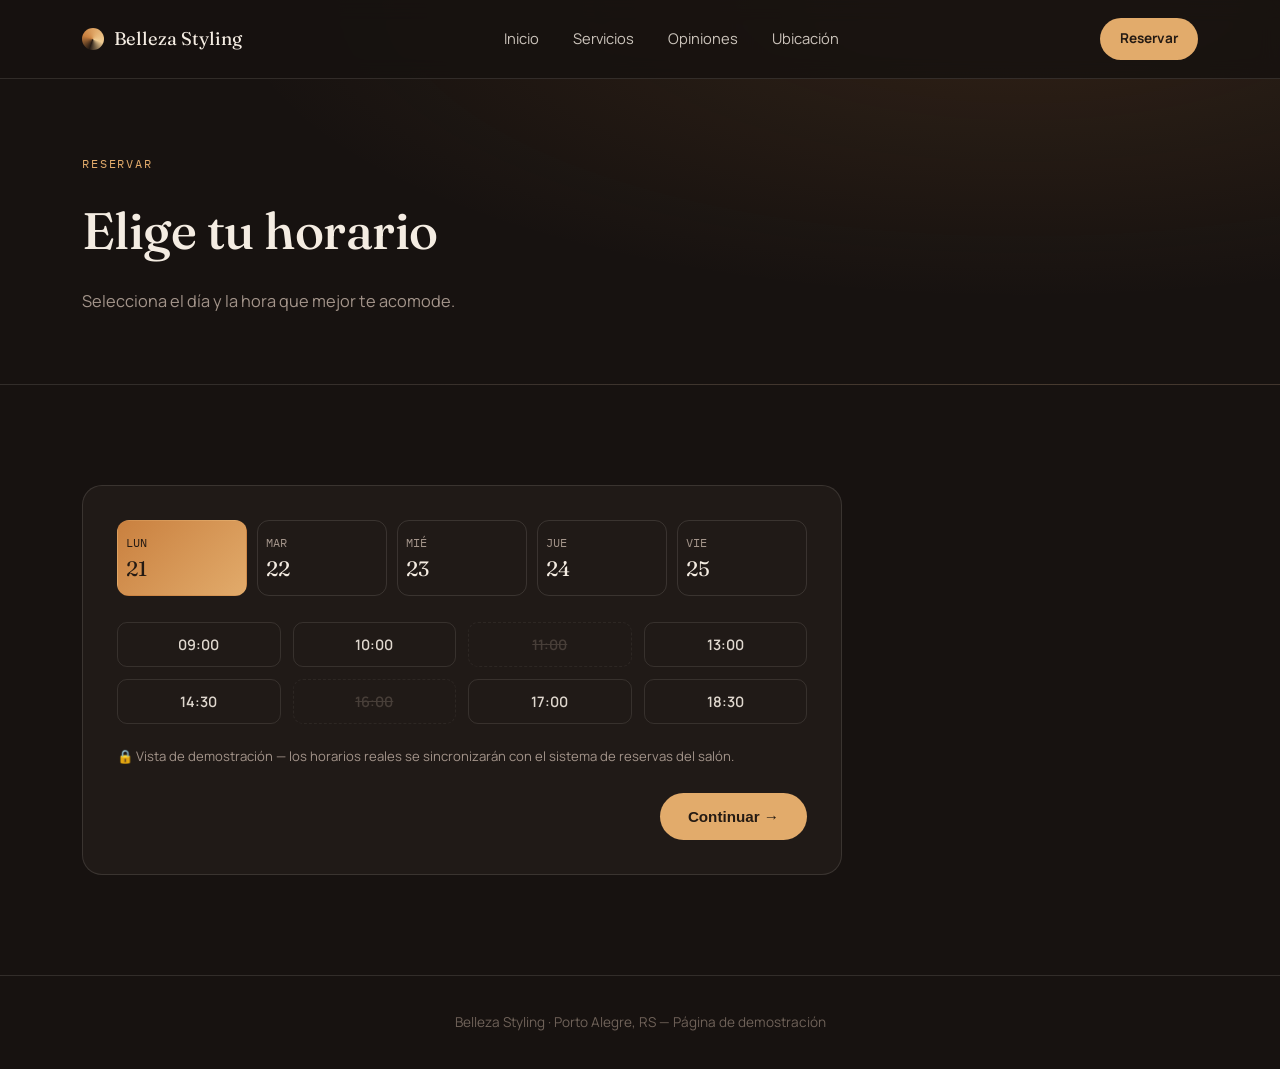
<file: reservar.html>
<!DOCTYPE html>
<html lang="es">
<head>
<meta charset="UTF-8">
<meta name="viewport" content="width=device-width, initial-scale=1.0">
<title>Reservar cita — Belleza Styling</title>
<meta name="description" content="Reserva tu cita en Belleza Styling, Porto Alegre. Elige día y horario disponible.">
<link rel="preconnect" href="https://fonts.googleapis.com">
<link href="https://fonts.googleapis.com/css2?family=Fraunces:ital,opsz,wght@0,9..144,300;0,9..144,500;0,9..144,600;1,9..144,400&family=Manrope:wght@400;500;600;700;800&family=IBM+Plex+Mono:wght@400;500&display=swap" rel="stylesheet">
<link rel="stylesheet" href="style.css">

</head>
<body>
<header>
  <nav>
    <a href="index.html" class="logo"><span class="mark"></span> Belleza Styling</a>
    <div class="nav-links">
      <a href="index.html">Inicio</a>
      <a href="servicios.html">Servicios</a>
      <a href="opiniones.html">Opiniones</a>
      <a href="ubicacion.html">Ubicación</a>
    </div>
    <a href="reservar.html" class="nav-cta">Reservar</a>
  </nav>
</header>

<section class="page-hero">
  <div class="wrap">
    <span class="eyebrow">Reservar</span>
    <h1>Elige tu horario</h1>
    <p>Selecciona el día y la hora que mejor te acomode.</p>
  </div>
</section>

<section>
  <div class="wrap">

    <div class="step active" id="step-1">
      <div class="agenda-card">
        <div class="agenda-days">
          <button class="agenda-day active" data-day="Lun 21">
            <span class="d-name">Lun</span><span class="d-num">21</span>
          </button>
          <button class="agenda-day" data-day="Mar 22">
            <span class="d-name">Mar</span><span class="d-num">22</span>
          </button>
          <button class="agenda-day" data-day="Mié 23">
            <span class="d-name">Mié</span><span class="d-num">23</span>
          </button>
          <button class="agenda-day" data-day="Jue 24">
            <span class="d-name">Jue</span><span class="d-num">24</span>
          </button>
          <button class="agenda-day" data-day="Vie 25">
            <span class="d-name">Vie</span><span class="d-num">25</span>
          </button>
        </div>
        <div class="agenda-slots">
          <button class="slot">09:00</button>
          <button class="slot">10:00</button>
          <button class="slot taken" disabled>11:00</button>
          <button class="slot">13:00</button>
          <button class="slot">14:30</button>
          <button class="slot taken" disabled>16:00</button>
          <button class="slot">17:00</button>
          <button class="slot">18:30</button>
        </div>
        <p class="agenda-note">🔒 Vista de demostración — los horarios reales se sincronizarán con el sistema de reservas del salón.</p>
        <div style="margin-top:26px; text-align:right;">
          <button class="btn btn-primary" id="to-step-2" disabled>Continuar →</button>
        </div>
      </div>
    </div>

    <div class="step" id="step-2">
      <div class="offer-card">
        <span class="tag">Oferta especial</span>
        <h3>10% off en tu primera visita</h3>
        <p>Déjanos tu correo y te lo enviamos al instante. Totalmente opcional.</p>
        <div class="offer-form">
          <input type="text" placeholder="Tu nombre">
          <input type="email" placeholder="Tu correo electrónico">
        </div>
        <button class="btn btn-primary" id="claim-offer" style="width:100%; justify-content:center;">Obtener 10% off y confirmar</button>
        <a href="#" class="skip-link" id="skip-offer">Continuar sin la oferta →</a>
      </div>
    </div>

    <div class="step" id="step-3">
      <div class="confirm-card">
        <div class="confirm-icon">✅</div>
        <h3>¡Cita simulada con éxito!</h3>
        <p>Esta es una vista de demostración — aún no se ha reservado nada de verdad.</p>
        <div class="confirm-summary">
          <div><b>Día:</b> <span id="summary-day">Lun 21</span></div>
          <div><b>Hora:</b> <span id="summary-time">—</span></div>
          <div><b>Servicio:</b> A definir con la clienta</div>
        </div>
        <a href="index.html" class="btn btn-ghost">Volver al inicio</a>
      </div>
    </div>

  </div>
</section>

<script>
  const dayButtons = document.querySelectorAll('.agenda-day');
  const slotButtons = document.querySelectorAll('.slot:not(.taken)');
  const toStep2 = document.getElementById('to-step-2');
  let selectedDay = 'Lun 21';
  let selectedTime = null;

  dayButtons.forEach(btn => {
    btn.addEventListener('click', () => {
      dayButtons.forEach(b => b.classList.remove('active'));
      btn.classList.add('active');
      selectedDay = btn.dataset.day;
    });
  });

  slotButtons.forEach(btn => {
    btn.addEventListener('click', () => {
      slotButtons.forEach(b => b.classList.remove('selected'));
      btn.classList.add('selected');
      selectedTime = btn.textContent;
      toStep2.disabled = false;
    });
  });

  function goToStep(n) {
    document.querySelectorAll('.step').forEach(s => s.classList.remove('active'));
    document.getElementById('step-' + n).classList.add('active');
    window.scrollTo({top: document.querySelector('.page-hero').offsetHeight, behavior:'smooth'});
  }

  toStep2.addEventListener('click', () => {
    document.getElementById('summary-day').textContent = selectedDay;
    document.getElementById('summary-time').textContent = selectedTime;
    goToStep(2);
  });

  document.getElementById('claim-offer').addEventListener('click', (e) => {
    e.preventDefault();
    goToStep(3);
  });

  document.getElementById('skip-offer').addEventListener('click', (e) => {
    e.preventDefault();
    goToStep(3);
  });
</script>

<footer>
  <div class="wrap">Belleza Styling · Porto Alegre, RS — Página de demostración</div>
</footer>
</body>
</html>
</file>
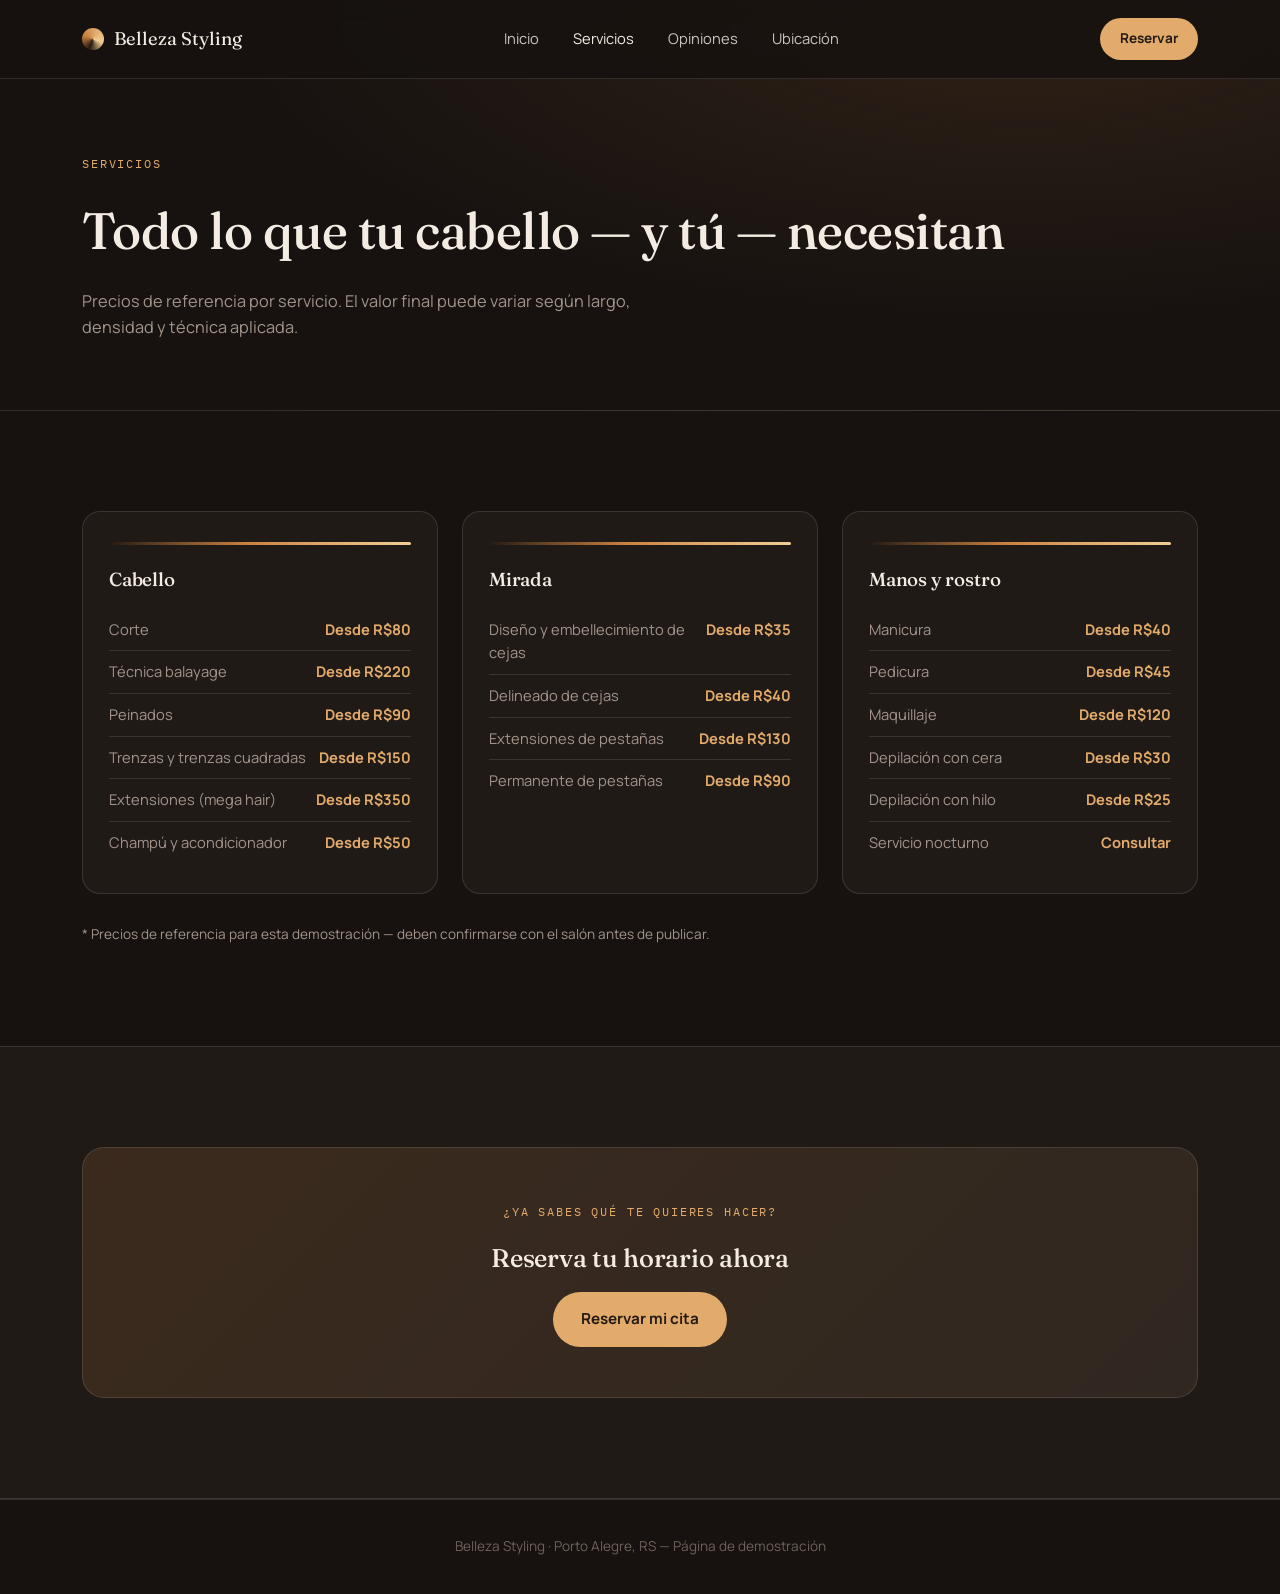
<file: servicios.html>
<!DOCTYPE html>
<html lang="es">
<head>
<meta charset="UTF-8">
<meta name="viewport" content="width=device-width, initial-scale=1.0">
<title>Servicios y precios — Belleza Styling</title>
<meta name="description" content="Servicios de cabello, cejas, pestañas, manos y maquillaje con precios de referencia en Porto Alegre.">
<link rel="preconnect" href="https://fonts.googleapis.com">
<link href="https://fonts.googleapis.com/css2?family=Fraunces:ital,opsz,wght@0,9..144,300;0,9..144,500;0,9..144,600;1,9..144,400&family=Manrope:wght@400;500;600;700;800&family=IBM+Plex+Mono:wght@400;500&display=swap" rel="stylesheet">
<link rel="stylesheet" href="style.css">

</head>
<body>
<header>
  <nav>
    <a href="index.html" class="logo"><span class="mark"></span> Belleza Styling</a>
    <div class="nav-links">
      <a href="index.html">Inicio</a>
      <a href="servicios.html" class="current">Servicios</a>
      <a href="opiniones.html">Opiniones</a>
      <a href="ubicacion.html">Ubicación</a>
    </div>
    <a href="reservar.html" class="nav-cta">Reservar</a>
  </nav>
</header>

<section class="page-hero">
  <div class="wrap">
    <span class="eyebrow">Servicios</span>
    <h1>Todo lo que tu cabello — y tú — necesitan</h1>
    <p>Precios de referencia por servicio. El valor final puede variar según largo, densidad y técnica aplicada.</p>
  </div>
</section>

<section>
  <div class="wrap">
    <div class="services-grid">
      <div class="service-card">
        <div class="strand"></div>
        <h3>Cabello</h3>
        <ul>
          <li>Corte <span class="price">Desde R$80</span></li>
          <li>Técnica balayage <span class="price">Desde R$220</span></li>
          <li>Peinados <span class="price">Desde R$90</span></li>
          <li>Trenzas y trenzas cuadradas <span class="price">Desde R$150</span></li>
          <li>Extensiones (mega hair) <span class="price">Desde R$350</span></li>
          <li>Champú y acondicionador <span class="price">Desde R$50</span></li>
        </ul>
      </div>
      <div class="service-card">
        <div class="strand"></div>
        <h3>Mirada</h3>
        <ul>
          <li>Diseño y embellecimiento de cejas <span class="price">Desde R$35</span></li>
          <li>Delineado de cejas <span class="price">Desde R$40</span></li>
          <li>Extensiones de pestañas <span class="price">Desde R$130</span></li>
          <li>Permanente de pestañas <span class="price">Desde R$90</span></li>
        </ul>
      </div>
      <div class="service-card">
        <div class="strand"></div>
        <h3>Manos y rostro</h3>
        <ul>
          <li>Manicura <span class="price">Desde R$40</span></li>
          <li>Pedicura <span class="price">Desde R$45</span></li>
          <li>Maquillaje <span class="price">Desde R$120</span></li>
          <li>Depilación con cera <span class="price">Desde R$30</span></li>
          <li>Depilación con hilo <span class="price">Desde R$25</span></li>
          <li>Servicio nocturno <span class="price">Consultar</span></li>
        </ul>
      </div>
    </div>
    <p style="color:var(--stone); font-size:0.85rem; margin-top:30px;">* Precios de referencia para esta demostración — deben confirmarse con el salón antes de publicar.</p>
  </div>
</section>

<section class="panel">
  <div class="wrap">
    <div class="mid-cta">
      <span class="eyebrow">¿Ya sabes qué te quieres hacer?</span>
      <h3 style="margin-top:14px;">Reserva tu horario ahora</h3>
      <a href="reservar.html" class="btn btn-primary">Reservar mi cita</a>
    </div>
  </div>
</section>

<footer>
  <div class="wrap">Belleza Styling · Porto Alegre, RS — Página de demostración</div>
</footer>
</body>
</html>
</file>
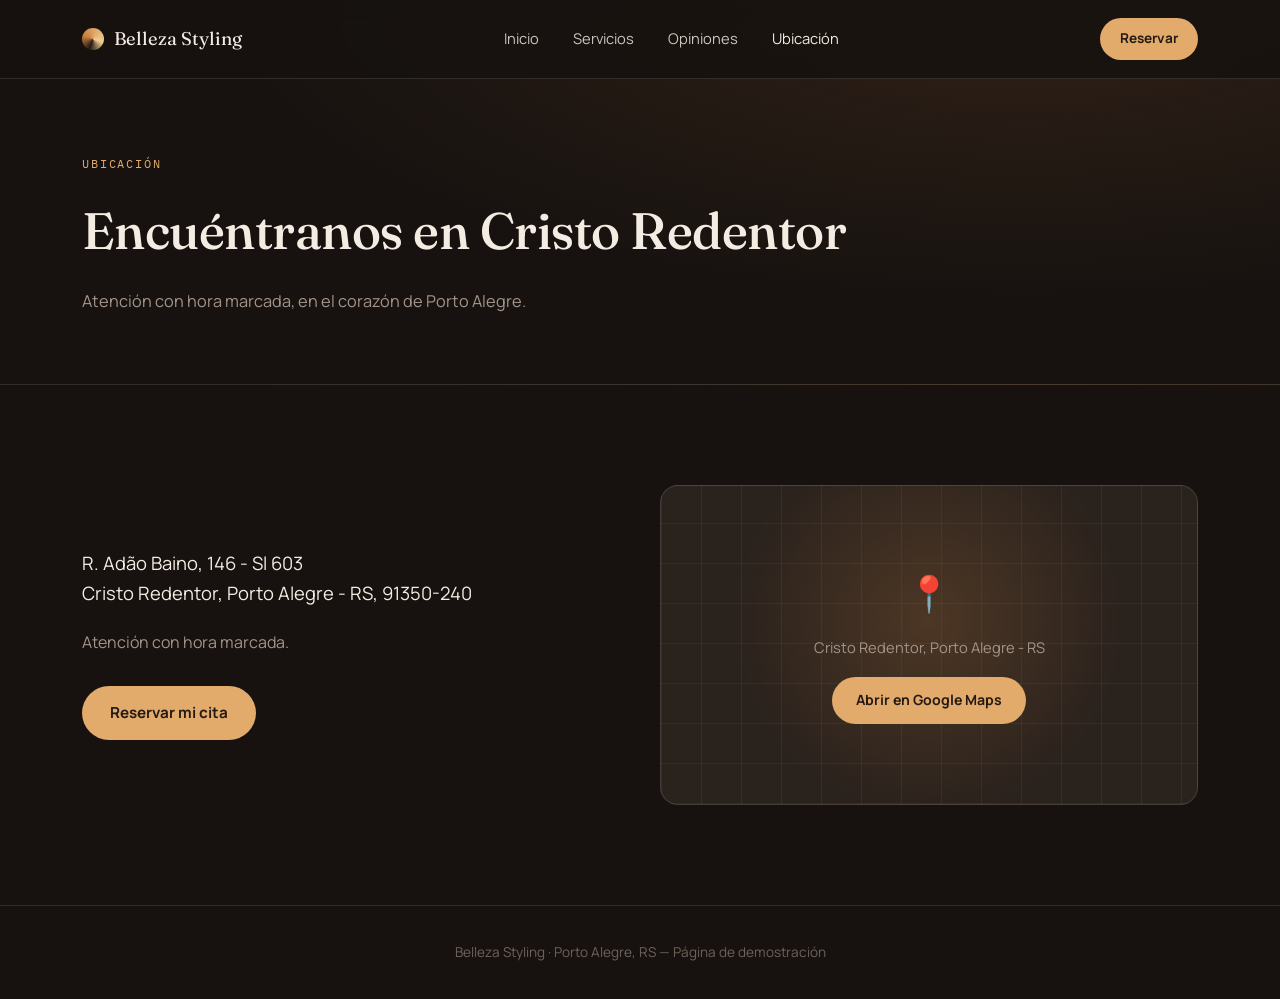
<file: ubicacion.html>
<!DOCTYPE html>
<html lang="es">
<head>
<meta charset="UTF-8">
<meta name="viewport" content="width=device-width, initial-scale=1.0">
<title>Ubicación — Belleza Styling</title>
<meta name="description" content="Salón de belleza en R. Adão Baino, 146, Cristo Redentor, Porto Alegre - RS.">
<link rel="preconnect" href="https://fonts.googleapis.com">
<link href="https://fonts.googleapis.com/css2?family=Fraunces:ital,opsz,wght@0,9..144,300;0,9..144,500;0,9..144,600;1,9..144,400&family=Manrope:wght@400;500;600;700;800&family=IBM+Plex+Mono:wght@400;500&display=swap" rel="stylesheet">
<link rel="stylesheet" href="style.css">

</head>
<body>
<header>
  <nav>
    <a href="index.html" class="logo"><span class="mark"></span> Belleza Styling</a>
    <div class="nav-links">
      <a href="index.html">Inicio</a>
      <a href="servicios.html">Servicios</a>
      <a href="opiniones.html">Opiniones</a>
      <a href="ubicacion.html" class="current">Ubicación</a>
    </div>
    <a href="reservar.html" class="nav-cta">Reservar</a>
  </nav>
</header>

<section class="page-hero">
  <div class="wrap">
    <span class="eyebrow">Ubicación</span>
    <h1>Encuéntranos en Cristo Redentor</h1>
    <p>Atención con hora marcada, en el corazón de Porto Alegre.</p>
  </div>
</section>

<section>
  <div class="wrap loc-grid">
    <div class="loc-info">
      <p class="addr">R. Adão Baino, 146 - Sl 603<br>Cristo Redentor, Porto Alegre - RS, 91350-240</p>
      <p>Atención con hora marcada.</p>
      <a href="reservar.html" class="btn btn-primary" style="margin-top:20px;">Reservar mi cita</a>
    </div>
    <div class="map-frame">
      <div>
        <div class="map-pin">📍</div>
        <div style="color:var(--stone); font-size:0.92rem;">Cristo Redentor, Porto Alegre - RS</div>
        <a class="map-link" href="https://www.google.com/maps?q=R.+Ad%C3%A3o+Baino,+146+-+Cristo+Redentor,+Porto+Alegre+-+RS,+91350-240" target="_blank" rel="noopener">Abrir en Google Maps</a>
      </div>
    </div>
  </div>
</section>

<footer>
  <div class="wrap">Belleza Styling · Porto Alegre, RS — Página de demostración</div>
</footer>
</body>
</html>
</file>
<file: style.css>
:root{
  --ink: #f4ece2;
  --bg: #171210;
  --bg-panel: #201a17;
  --bg-panel-2: #2a221d;
  --stone: #a3948a;
  --stone-dim: #6f6259;
  --root: #241a13;
  --copper: #c9803f;
  --caramel: #e2ab6b;
  --gold: #f0cd94;
  --line: rgba(244,236,226,0.12);
}
*{box-sizing:border-box; margin:0; padding:0;}
html{scroll-behavior:smooth;}
body{
  background:var(--bg);
  color:var(--ink);
  font-family:'Manrope', sans-serif;
  line-height:1.6;
  overflow-x:hidden;
}
h1,h2,h3{font-family:'Fraunces', serif; font-weight:500; letter-spacing:-0.01em;}
a{color:inherit; text-decoration:none;}
img{max-width:100%; display:block;}
.eyebrow{
  font-family:'IBM Plex Mono', monospace;
  font-size:0.72rem;
  letter-spacing:0.16em;
  text-transform:uppercase;
  color:var(--caramel);
}
.wrap{max-width:1180px; margin:0 auto; padding:0 32px;}
@media (max-width:640px){ .wrap{padding:0 20px;} }

.strand{
  height:3px; width:100%;
  background:linear-gradient(90deg, var(--root) 0%, var(--copper) 45%, var(--caramel) 72%, var(--gold) 100%);
  border-radius:2px;
}
.strand.short{width:64px;}

/* NAV */
header{
  position:fixed; top:0; left:0; right:0; z-index:100;
  background:rgba(23,18,16,0.86);
  backdrop-filter:blur(10px);
  border-bottom:1px solid var(--line);
}
nav{
  display:flex; align-items:center; justify-content:space-between;
  padding:18px 32px; max-width:1180px; margin:0 auto;
}
.logo{display:flex; align-items:center; gap:10px; font-family:'Fraunces', serif; font-size:1.15rem;}
.logo .mark{width:22px; height:22px; border-radius:50%; background:conic-gradient(from 200deg, var(--root), var(--copper), var(--caramel), var(--gold), var(--root));}
.nav-links{display:flex; gap:34px; font-size:0.92rem;}
.nav-links a{opacity:0.82; transition:opacity .2s;}
.nav-links a:hover, .nav-links a.current{opacity:1;}
.nav-cta{background:var(--caramel); color:var(--root); padding:10px 20px; border-radius:999px; font-weight:700; font-size:0.85rem;}
@media (max-width:860px){ .nav-links{display:none;} }

/* PAGE HERO (secondary pages) */
.page-hero{padding:150px 0 70px; text-align:left; border-bottom:1px solid var(--line); background:radial-gradient(ellipse at 80% 0%, rgba(201,128,63,0.14), transparent 55%);}
.page-hero h1{font-size:clamp(2.2rem, 4.6vw, 3.2rem); margin-top:14px;}
.page-hero p{color:var(--stone); margin-top:16px; max-width:560px; font-size:1.02rem;}

section{padding:100px 0;}
.section-head{max-width:620px; margin-bottom:52px;}
.section-head h2{font-size:clamp(1.8rem, 3.2vw, 2.4rem); margin-top:14px;}
.section-head p{color:var(--stone); margin-top:16px; font-size:1.02rem;}

.btn{
  padding:15px 28px; border-radius:999px; font-weight:700; font-size:0.95rem;
  display:inline-flex; align-items:center; gap:8px; transition:transform .2s, opacity .2s; border:none; cursor:pointer;
}
.btn:hover{transform:translateY(-2px);}
.btn-primary{background:var(--caramel); color:var(--root);}
.btn-ghost{border:1px solid var(--line); color:var(--ink); background:transparent;}
.btn-sm{padding:10px 18px; font-size:0.85rem;}

/* HERO home */
.hero{
  min-height:92vh; display:flex; align-items:center; position:relative; padding:150px 0 90px;
  background:radial-gradient(ellipse at 75% 20%, rgba(201,128,63,0.16), transparent 55%), var(--bg);
}
.hero-strands{position:absolute; top:0; right:0; bottom:0; width:42%; display:flex; gap:14px; padding:0 40px; opacity:0.9; pointer-events:none;}
.hero-strands .s{flex:1; border-radius:40px; background:linear-gradient(180deg, var(--root) 0%, var(--copper) 55%, var(--caramel) 82%, var(--gold) 100%); animation: sway 7s ease-in-out infinite;}
.hero-strands .s:nth-child(2){animation-delay:-1.4s;}
.hero-strands .s:nth-child(3){animation-delay:-2.8s;}
.hero-strands .s:nth-child(4){animation-delay:-4.2s;}
.hero-strands .s:nth-child(5){animation-delay:-5.6s;}
@keyframes sway{ 0%,100%{transform:translateY(0) scaleY(1);} 50%{transform:translateY(-14px) scaleY(1.02);} }
@media (prefers-reduced-motion: reduce){ .hero-strands .s{animation:none;} }
@media (max-width:860px){ .hero-strands{display:none;} }
.hero-content{position:relative; z-index:2; max-width:640px;}
.hero h1{font-size:clamp(2.6rem, 5.4vw, 4.2rem); line-height:1.04; margin:18px 0 22px;}
.hero h1 em{font-style:italic; color:var(--caramel);}
.hero p.lead{font-size:1.12rem; color:var(--stone); max-width:520px; margin-bottom:34px;}
.cta-row{display:flex; gap:16px; flex-wrap:wrap; margin-bottom:40px;}
.trust-bar{display:flex; gap:28px; flex-wrap:wrap; font-size:0.84rem; color:var(--stone);}
.trust-bar b{color:var(--ink);}

/* PANELS / GRIDS */
.panel{background:var(--bg-panel); border-top:1px solid var(--line); border-bottom:1px solid var(--line);}
.about-grid{display:grid; grid-template-columns:1.1fr 0.9fr; gap:64px; align-items:start;}
@media (max-width:860px){ .about-grid{grid-template-columns:1fr;} }
.about-text p{color:var(--stone); margin-bottom:18px; font-size:1.02rem;}
.founder-card{background:var(--bg-panel-2); border:1px solid var(--line); border-radius:18px; padding:30px;}
.founder-card h3{font-size:1.3rem; margin:18px 0 10px;}
.founder-card p{color:var(--stone); font-size:0.95rem;}
.badges{display:flex; gap:12px; flex-wrap:wrap; margin-top:26px;}
.badge{font-size:0.8rem; padding:9px 15px; border-radius:999px; border:1px solid var(--line); color:var(--stone); display:flex; align-items:center; gap:8px;}

.services-grid{display:grid; grid-template-columns:repeat(3, 1fr); gap:24px;}
@media (max-width:900px){ .services-grid{grid-template-columns:repeat(2,1fr);} }
@media (max-width:600px){ .services-grid{grid-template-columns:1fr;} }
.service-card{background:var(--bg-panel); border:1px solid var(--line); border-radius:18px; padding:30px 26px; transition:border-color .25s, transform .25s;}
.service-card:hover{border-color:var(--copper); transform:translateY(-4px);}
.service-card .strand{margin-bottom:20px;}
.service-card h3{font-size:1.18rem; margin-bottom:14px;}
.service-card ul{list-style:none; color:var(--stone); font-size:0.92rem;}
.service-card li{padding:9px 0; border-top:1px solid var(--line); display:flex; justify-content:space-between; gap:10px;}
.service-card li:first-child{border-top:none;}
.service-card li .price{color:var(--caramel); font-weight:700; white-space:nowrap;}

.gallery-grid{display:grid; grid-template-columns:repeat(3,1fr); gap:20px;}
@media (max-width:800px){ .gallery-grid{grid-template-columns:1fr;} }
.swatch{height:400px; border-radius:20px; position:relative; overflow:hidden; display:flex; align-items:flex-end; padding:22px; border:1px solid var(--line); background-size:cover; background-position:center; transition:transform .4s;}
.swatch:hover{transform:scale(1.02);}
.swatch span{font-family:'Fraunces', serif; font-size:1.15rem; position:relative; z-index:2;}
.swatch::after{content:''; position:absolute; inset:0; background:linear-gradient(180deg, transparent 45%, rgba(0,0,0,0.6) 100%);}

.reviews-grid{display:grid; grid-template-columns:repeat(3,1fr); gap:24px;}
@media (max-width:900px){ .reviews-grid{grid-template-columns:1fr;} }
.review-card{background:var(--bg-panel); border:1px solid var(--line); border-radius:18px; padding:28px;}
.stars{color:var(--caramel); letter-spacing:2px; margin-bottom:14px;}
.review-card p{color:var(--stone); font-size:0.96rem; margin-bottom:18px;}
.reviewer{font-size:0.86rem; color:var(--ink); font-weight:600;}

.loc-grid{display:grid; grid-template-columns:1fr 1fr; gap:40px; align-items:center;}
@media (max-width:860px){ .loc-grid{grid-template-columns:1fr;} }
.loc-info p{color:var(--stone); margin-bottom:10px;}
.loc-info .addr{font-size:1.15rem; color:var(--ink); margin-bottom:22px;}
.map-frame{
  border-radius:18px; overflow:hidden; border:1px solid var(--line); height:320px;
  position:relative; display:flex; align-items:center; justify-content:center; text-align:center;
  background:radial-gradient(circle at 50% 42%, rgba(201,128,63,0.22), transparent 60%),
    repeating-linear-gradient(0deg, rgba(244,236,226,0.05) 0 1px, transparent 1px 40px),
    repeating-linear-gradient(90deg, rgba(244,236,226,0.05) 0 1px, transparent 1px 40px),
    var(--bg-panel-2);
  padding:24px;
}
.map-pin{font-size:2.2rem; margin-bottom:14px;}
.map-frame .map-link{margin-top:18px; display:inline-flex; padding:12px 24px; border-radius:999px; background:var(--caramel); color:var(--root); font-weight:700; font-size:0.88rem;}

/* PRICING teaser strip (home) */
.price-strip{display:grid; grid-template-columns:repeat(4,1fr); gap:18px;}
@media (max-width:800px){ .price-strip{grid-template-columns:repeat(2,1fr);} }
.price-chip{background:var(--bg-panel); border:1px solid var(--line); border-radius:16px; padding:22px; text-align:center;}
.price-chip .name{font-size:0.88rem; color:var(--stone); margin-bottom:8px;}
.price-chip .amount{font-family:'Fraunces', serif; font-size:1.4rem; color:var(--caramel);}

/* AGENDA / booking flow */
.agenda-card{background:var(--bg-panel); border:1px solid var(--line); border-radius:20px; padding:34px; max-width:760px;}
.agenda-days{display:flex; gap:10px; margin-bottom:26px; flex-wrap:wrap;}
.agenda-day{flex:1; min-width:70px; text-align:center; padding:14px 8px; border-radius:12px; border:1px solid var(--line); display:flex; flex-direction:column; gap:6px; cursor:pointer; background:transparent; color:var(--ink); font-family:'Manrope';}
.agenda-day .d-name{font-family:'IBM Plex Mono', monospace; font-size:0.72rem; color:var(--stone); text-transform:uppercase;}
.agenda-day .d-num{font-family:'Fraunces', serif; font-size:1.3rem;}
.agenda-day.active{background:linear-gradient(135deg, var(--copper), var(--caramel)); border-color:transparent;}
.agenda-day.active .d-name, .agenda-day.active .d-num{color:var(--root);}
.agenda-slots{display:grid; grid-template-columns:repeat(4, 1fr); gap:12px;}
@media (max-width:520px){ .agenda-slots{grid-template-columns:repeat(2, 1fr);} }
.slot{padding:12px 8px; border-radius:10px; border:1px solid var(--line); background:transparent; color:var(--ink); font-family:'Manrope', sans-serif; font-weight:600; font-size:0.9rem; cursor:pointer; opacity:0.9; transition:all .2s;}
.slot:hover:not(.taken){border-color:var(--copper); background:rgba(201,128,63,0.12);}
.slot.selected{background:linear-gradient(135deg, var(--copper), var(--caramel)); color:var(--root); border-color:transparent;}
.slot.taken{color:var(--stone-dim); border-style:dashed; text-decoration:line-through; opacity:0.5; cursor:not-allowed;}
.agenda-note{margin-top:22px; font-size:0.82rem; color:var(--stone);}

.step{display:none;}
.step.active{display:block;}
.offer-card{background:var(--bg-panel); border:1px solid var(--line); border-radius:20px; padding:40px; max-width:520px; text-align:center;}
.offer-card .tag{display:inline-block; background:rgba(201,128,63,0.15); color:var(--caramel); font-family:'IBM Plex Mono', monospace; font-size:0.72rem; padding:6px 14px; border-radius:999px; letter-spacing:0.1em; text-transform:uppercase; margin-bottom:18px;}
.offer-card h3{font-size:1.6rem; margin-bottom:12px;}
.offer-card p{color:var(--stone); margin-bottom:26px; font-size:0.96rem;}
.offer-form{display:flex; flex-direction:column; gap:12px; margin-bottom:16px;}
.offer-form input{
  padding:14px 16px; border-radius:10px; border:1px solid var(--line); background:var(--bg-panel-2); color:var(--ink); font-family:'Manrope'; font-size:0.95rem;
}
.offer-form input::placeholder{color:var(--stone-dim);}
.skip-link{display:block; color:var(--stone); font-size:0.85rem; text-decoration:underline; margin-top:6px;}
.skip-link:hover{color:var(--ink);}
.confirm-card{text-align:center; max-width:520px;}
.confirm-icon{font-size:2.6rem; margin-bottom:18px;}
.confirm-card h3{font-size:1.6rem; margin-bottom:12px;}
.confirm-card p{color:var(--stone); margin-bottom:26px;}
.confirm-summary{background:var(--bg-panel-2); border-radius:14px; padding:20px; margin-bottom:26px; text-align:left; font-size:0.92rem; color:var(--stone);}
.confirm-summary b{color:var(--ink);}

/* FINAL CTA */
.final-cta{text-align:center; padding:110px 0;}
.final-cta h2{font-size:clamp(2rem,4vw,3rem); max-width:640px; margin:18px auto 30px;}
.contact-links{display:flex; justify-content:center; gap:16px; flex-wrap:wrap; margin-top:10px;}

/* mid-page CTA banner */
.mid-cta{
  border-radius:22px; padding:50px 40px; text-align:center;
  background:linear-gradient(135deg, rgba(201,128,63,0.16), rgba(240,205,148,0.08));
  border:1px solid var(--line);
}
.mid-cta h3{font-size:1.6rem; margin-bottom:14px;}
.mid-cta p{color:var(--stone); margin-bottom:24px;}

footer{border-top:1px solid var(--line); padding:36px 0; text-align:center; color:var(--stone-dim); font-size:0.85rem;}
</file>
